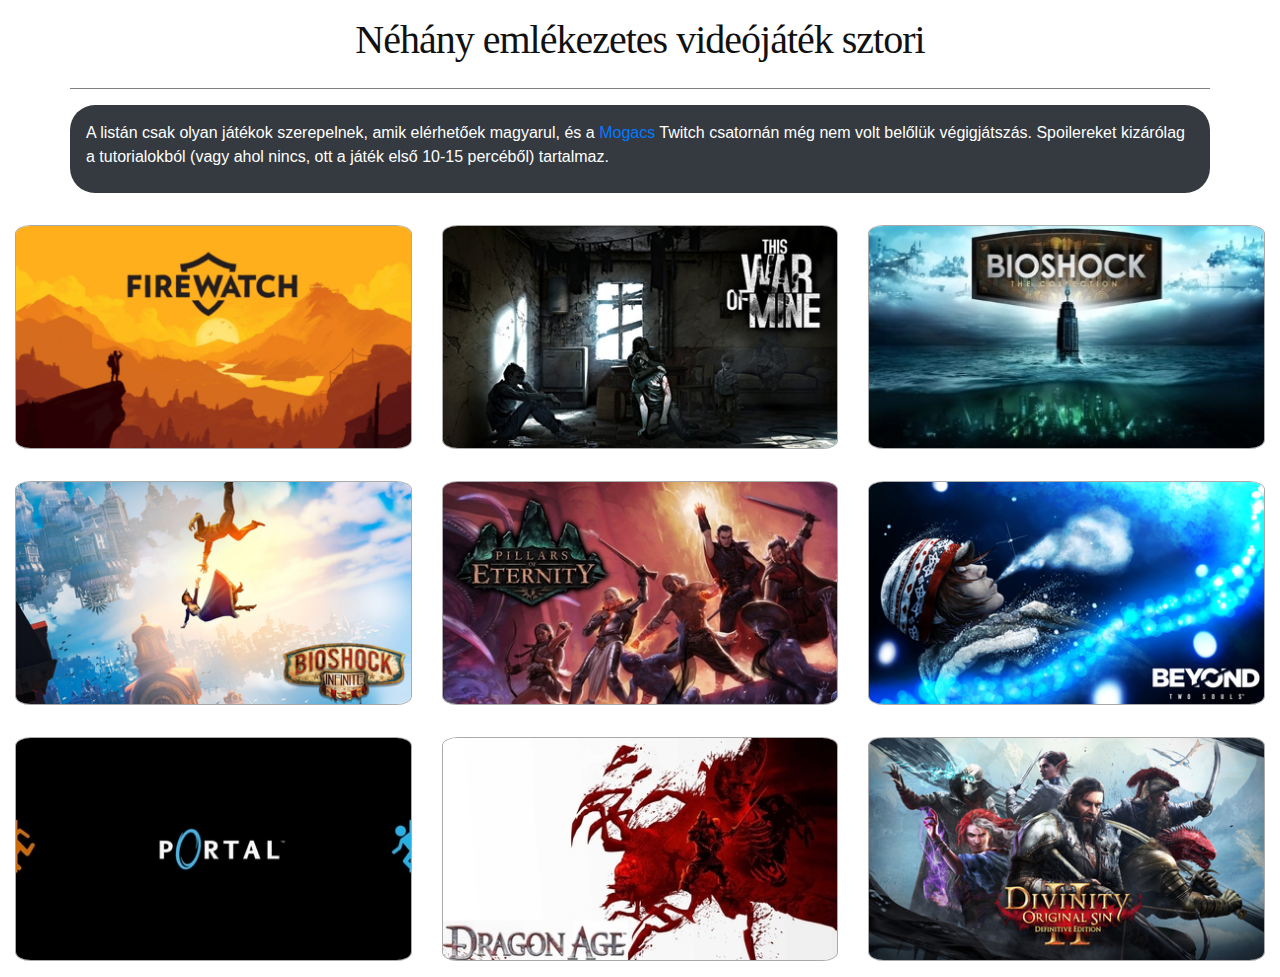
<file: index.html>
<!DOCTYPE html>
<html>

<head>
    <link rel="icon" href="assets/favicon.jpg">
    <meta charset="utf-8">
    <meta name="viewport" content="width=device-width, initial-scale=1">
    <title>Videójáték sztorik</title>
    <link rel="stylesheet" href="css/style.css">
    <link rel="stylesheet" href="https://stackpath.bootstrapcdn.com/bootstrap/4.3.1/css/bootstrap.min.css"
        integrity="sha384-ggOyR0iXCbMQv3Xipma34MD+dH/1fQ784/j6cY/iJTQUOhcWr7x9JvoRxT2MZw1T" crossorigin="anonymous">
    <script src="https://code.jquery.com/jquery-3.3.1.slim.min.js"
        integrity="sha384-q8i/X+965DzO0rT7abK41JStQIAqVgRVzpbzo5smXKp4YfRvH+8abtTE1Pi6jizo"
        crossorigin="anonymous"></script>
    <script src="https://cdnjs.cloudflare.com/ajax/libs/popper.js/1.14.7/umd/popper.min.js"
        integrity="sha384-UO2eT0CpHqdSJQ6hJty5KVphtPhzWj9WO1clHTMGa3JDZwrnQq4sF86dIHNDz0W1"
        crossorigin="anonymous"></script>
    <script src="https://stackpath.bootstrapcdn.com/bootstrap/4.3.1/js/bootstrap.min.js"
        integrity="sha384-JjSmVgyd0p3pXB1rRibZUAYoIIy6OrQ6VrjIEaFf/nJGzIxFDsf4x0xIM+B07jRM"
        crossorigin="anonymous"></script>

</head>

<body>
    <a href=. class="nounderline">
        <div class="container text-center game-description" id="main-title">
            <h1>Néhány emlékezetes videójáték sztori</h1>
        </div>
    </a>

   

    <div class="container pt-3 px-3 pb-2 my-3 bg-dark text-white " id="note">
        <p>A listán csak olyan játékok szerepelnek, amik elérhetőek magyarul, és a <a href="twitch.tv/Mogacs">Mogacs</a>
            Twitch csatornán még nem volt belőlük végigjátszás. Spoilereket kizárólag a tutorialokból (vagy ahol nincs,
            ott a játék első 10-15 percéből) tartalmaz.</p>
    </div>

    <div class="container-fluid">
        <div class="row" background-color="a9a9a9">
            <div class="col-sm-12 col-lg-6 col-xl-4 col-xxl-3 my-3">
                <div class="d-flex justify-content-center">
                    <a href="FireWatch"><img src="assets/FireWatchIcon.jpg" class="img-fluid game-icon"></img></a>
                </div>
            </div>
            <div class="col-sm-12 col-lg-6 col-xl-4 col-xxl-3 my-3">
                <div class="d-flex justify-content-center">
                    <a href="ThisWarOfMine"><img src="assets/ThisWarOfMineIcon.jpg"
                            class="img-fluid game-icon"></img></a>
                </div>
            </div>
            <div class="col-sm-12 col-lg-6 col-xl-4 col-xxl-3 py-3">
                <div class="d-flex justify-content-center">
                    <a href="BioShock"><img src="assets/BioShockIcon.jpg"
                            class="img-fluid game-icon"></a>
                </div>
            </div>
        <div class="col-sm-12 col-lg-6 col-xl-4 col-xxl-3 my-3">
            <div class="d-flex justify-content-center">
                <a href="BioShockInfinite"><img src="assets/BioShockInfiniteIcon.jpg"
                        class="img-fluid game-icon"></a>
            </div>
        </div>

        <div class="col-sm-12 col-lg-6 col-xl-4 col-xxl-3 my-3">
            <div class="d-flex justify-content-center">
                <a href="PilarsOfEternity"><img src="assets/PilarsOfEternityIcon.jpg"
                        class="img-fluid game-icon"></img></a>
            </div>
        </div>


        <div class="col-sm-12 col-lg-6 col-xl-4 col-xxl-3 my-3">
            <div class="d-flex justify-content-center">
                <a href="BeyondTwoSouls"><img src="assets/BeyondTwoSoulsIcon.jpg"
                        class="img-fluid game-icon"></img></a>
            </div>
        </div>
        <div class="col-sm-12 col-lg-6 col-xl-4 col-xxl-3 my-3">
            <div class="d-flex justify-content-center">
                <a href="Portal"><img src="assets/PortalIcon.jpg" class="img-fluid game-icon"></img></a>
            </div>
        </div>
        <div class="col-sm-12 col-lg-6 col-xl-4 col-xxl-3 my-3">
            <div class="d-flex justify-content-center">
                <a href="DragonAge"><img src="assets/DragonAgeIcon.jpg" class="img-fluid game-icon"></img></a>
            </div>
        </div>
        <div class="col-sm-12 col-lg-6 col-xl-4 col-xxl-3 my-3">
            <div class="d-flex justify-content-center">
                <a href="DivinityOriginalSin2"><img src="assets/DivinityOriginalSin2Icon.jpg"
                        class="img-fluid game-icon"></img></a>
            </div>
        </div>
    </div></div>
</body>

</html>
</file>
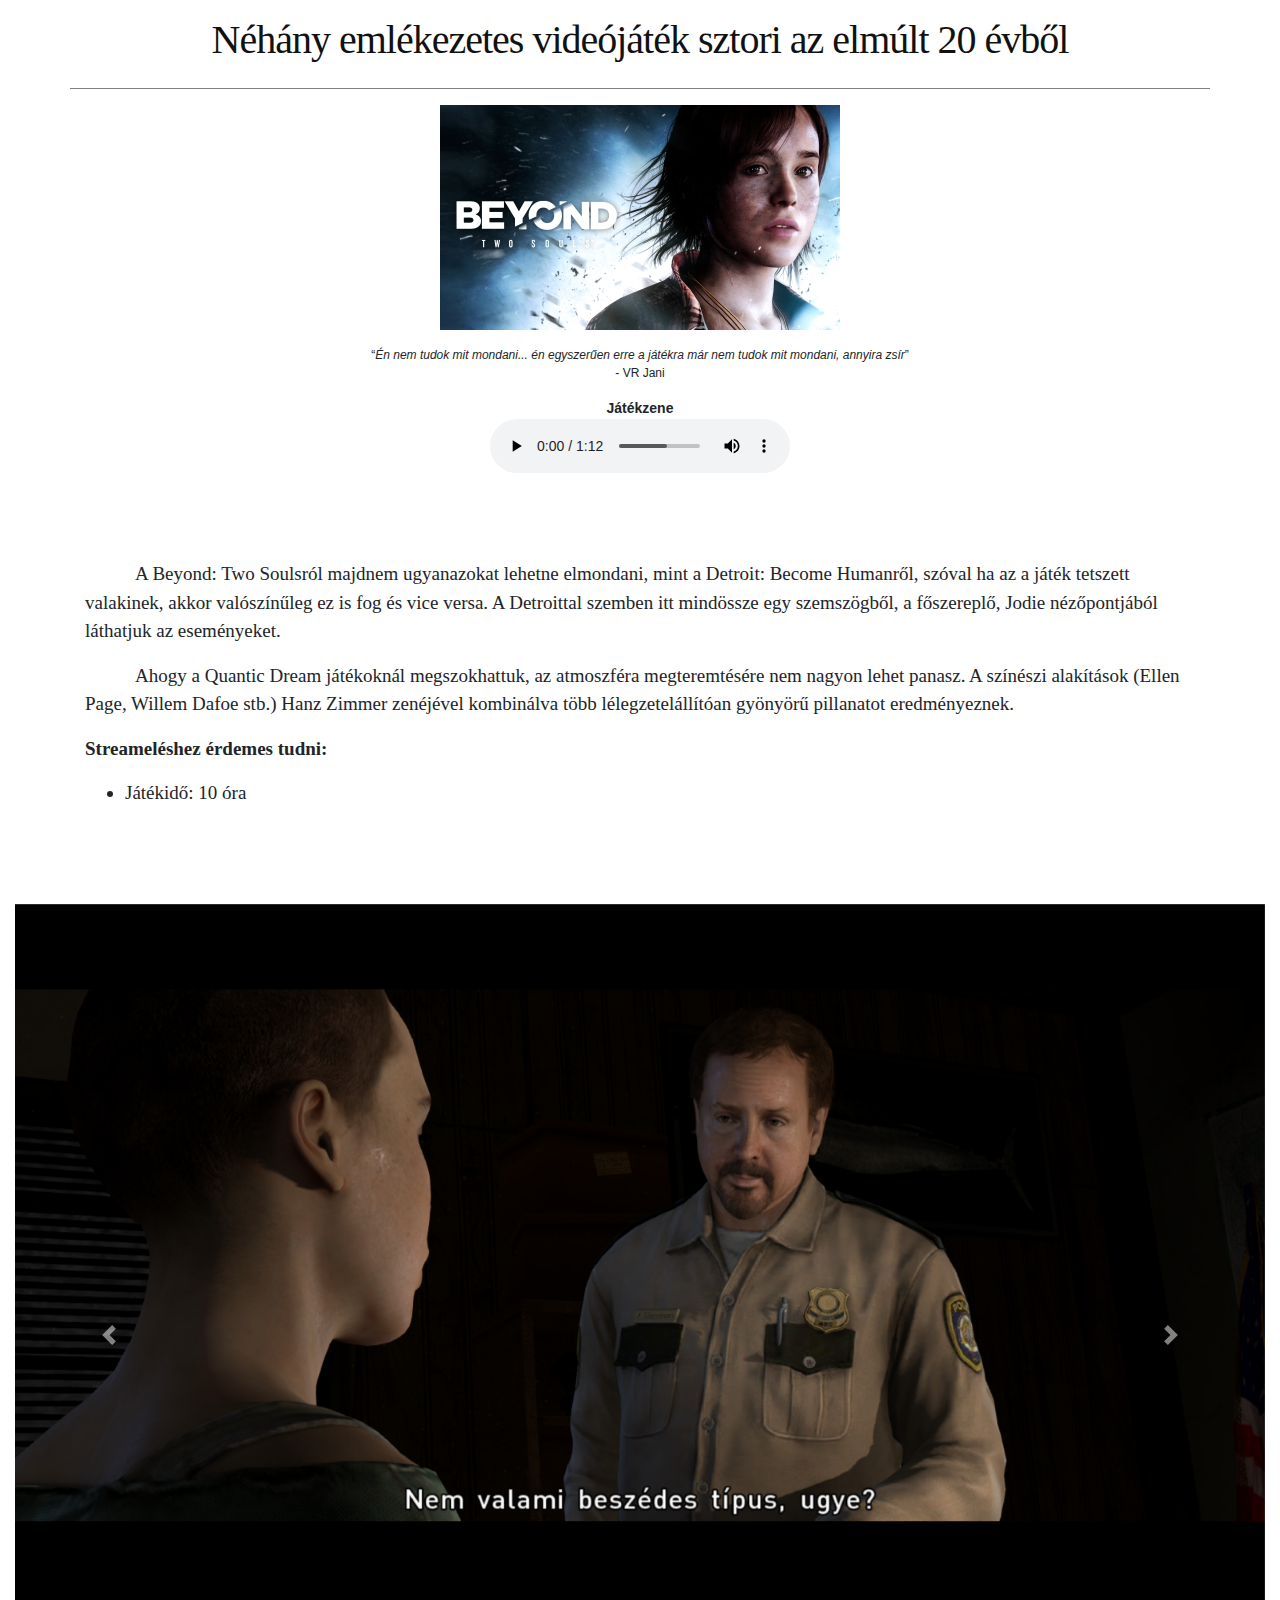
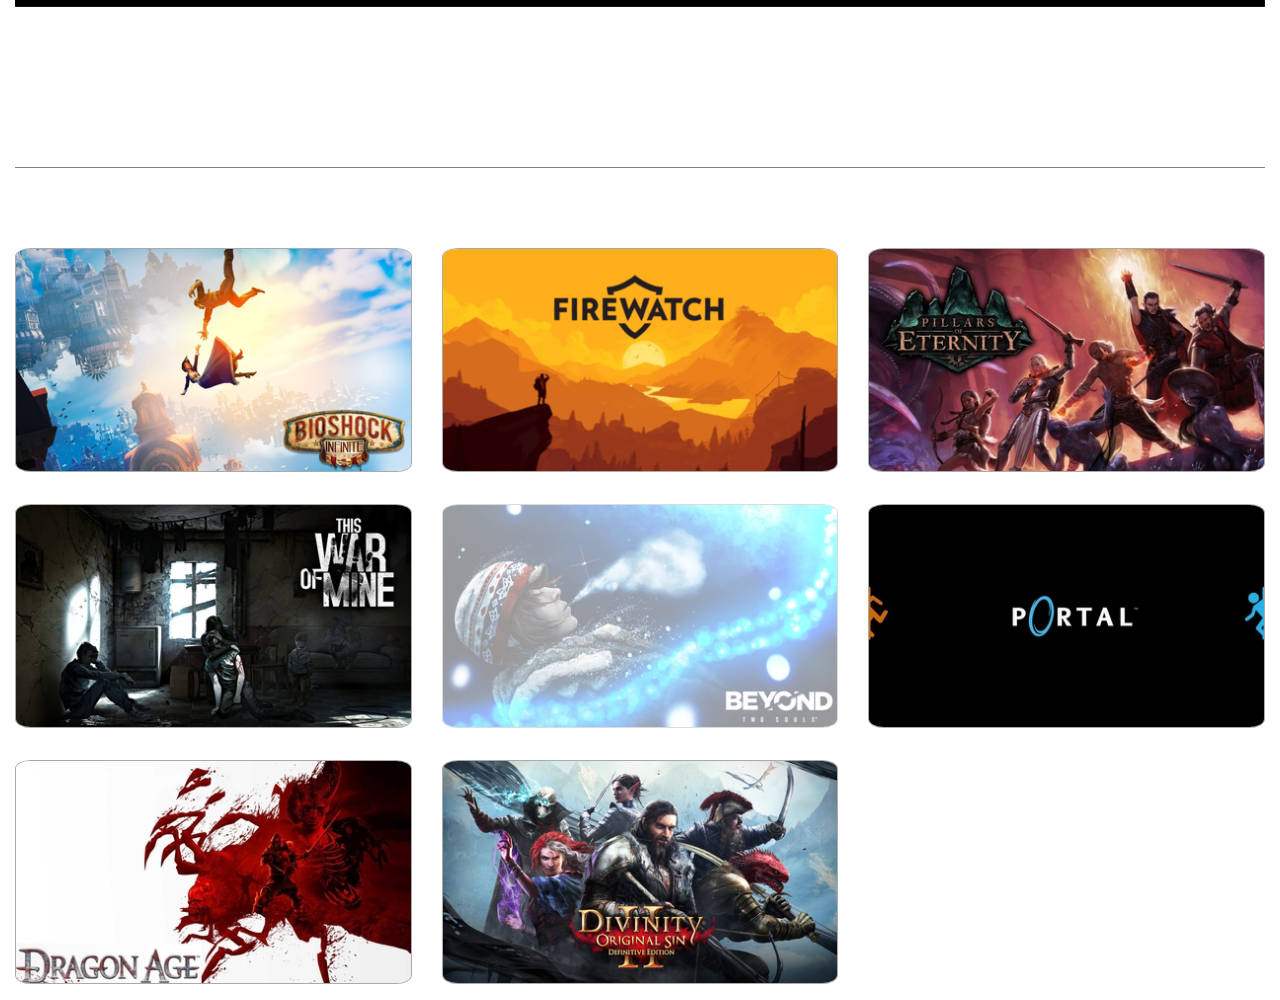
<file: BeyondTwoSouls/index.html>
<!DOCTYPE html>
<html>

<head>
    <link rel="icon" href="../assets/favicon.jpg">
    <meta charset="utf-8">
    <meta name="viewport" content="width=device-width, initial-scale=1">
    <title>Beyond: Two Souls</title>
    <link rel="stylesheet" href="../css/style.css">
    <link rel="stylesheet" href="https://stackpath.bootstrapcdn.com/bootstrap/4.3.1/css/bootstrap.min.css"
        integrity="sha384-ggOyR0iXCbMQv3Xipma34MD+dH/1fQ784/j6cY/iJTQUOhcWr7x9JvoRxT2MZw1T" crossorigin="anonymous">
    <script src="https://code.jquery.com/jquery-3.3.1.slim.min.js"
        integrity="sha384-q8i/X+965DzO0rT7abK41JStQIAqVgRVzpbzo5smXKp4YfRvH+8abtTE1Pi6jizo"
        crossorigin="anonymous"></script>
    <script src="https://cdnjs.cloudflare.com/ajax/libs/popper.js/1.14.7/umd/popper.min.js"
        integrity="sha384-UO2eT0CpHqdSJQ6hJty5KVphtPhzWj9WO1clHTMGa3JDZwrnQq4sF86dIHNDz0W1"
        crossorigin="anonymous"></script>
    <script src="https://stackpath.bootstrapcdn.com/bootstrap/4.3.1/js/bootstrap.min.js"
        integrity="sha384-JjSmVgyd0p3pXB1rRibZUAYoIIy6OrQ6VrjIEaFf/nJGzIxFDsf4x0xIM+B07jRM"
        crossorigin="anonymous"></script>

</head>

<body>
    <a href=.. class="nounderline">
        <div class="container text-center game-description" id="main-title">
            <h1>Néhány emlékezetes videójáték sztori az elmúlt 20 évből</h1>
        </div>
    </a>

    <div class="container-fluid game-cont">
        <div class="container">
            <img class="img-fluid my-3" src="logo.jpg"></img>
            <p id="game-quote"><q><i>Én nem tudok mit mondani... én egyszerűen erre a játékra már nem tudok mit mondani, annyira zsír</i></q><br> - VR Jani</p>
        </div>
        <div class="game-music">
            <span>Játékzene</span>
        </div>
        <audio controls style="margin-bottom: 80px;">
            <source src="Beyond Two Souls - Lost Cause.mp3" type="audio/mpeg">
            Your browser does not support the audio element.
        </audio>
        <div class="container game-description text-left" id="description-body">

            <p class="game-description-p">
                A Beyond: Two Soulsról majdnem ugyanazokat lehetne elmondani, mint a Detroit: Become Humanről, szóval ha az a játék tetszett valakinek, akkor valószínűleg ez is fog és vice versa.
                A Detroittal szemben itt mindössze egy szemszögből, a főszereplő, Jodie nézőpontjából láthatjuk az eseményeket.
            </p>
            <p class="game-description-p">
                Ahogy a Quantic Dream játékoknál megszokhattuk, az atmoszféra megteremtésére nem nagyon lehet panasz.
                A színészi alakítások (Ellen Page, Willem Dafoe stb.) Hanz Zimmer zenéjével kombinálva több lélegzetelállítóan gyönyörű pillanatot eredményeznek.

            </p>
            <p class="font-weight-bold">Streameléshez érdemes tudni:</p>
            <ul>
                <li>Játékidő: 10 óra</li>
            </ul>
        </div>
        <div id="carouselExampleIndicators" class="carousel slide" data-ride="carousel">

            <div class="carousel-inner">
                <div class="carousel-item active">
                    <img src="image1.png" class="d-block w-100" alt="...">
                </div>
                <div class="carousel-item">
                    <img src="image2.png" class="d-block w-100" alt="...">
                </div>
                <div class="carousel-item">
                    <img src="image3.png" class="d-block w-100" alt="...">
                </div>
                <div class="carousel-item">
                    <img src="image4.png" class="d-block w-100" alt="...">
                </div>
                <div class="carousel-item">
                    <img src="image5.png" class="d-block w-100" alt="...">
                </div>
            </div>
            <a class="carousel-control-prev" href="#carouselExampleIndicators" role="button" data-slide="prev">
                <span class="carousel-control-prev-icon" aria-hidden="true"></span>
                <span class="sr-only">Previous</span>
            </a>
            <a class="carousel-control-next" href="#carouselExampleIndicators" role="button" data-slide="next">
                <span class="carousel-control-next-icon" aria-hidden="true"></span>
                <span class="sr-only">Next</span>
            </a>

        </div>

    </div>

    <div class="container">

    </div>

    <div class="container-fluid">
        <div class="row" background-color="a9a9a9">

        <div class="col-sm-12 col-lg-6 col-xl-4 col-xxl-3 my-3">
            <div class="d-flex justify-content-center">
                <a href="../BioShockInfinite"><img src="../assets/BioShockInfiniteIcon.jpg"
                        class="img-fluid game-icon"></a>
            </div>
        </div>
        <div class="col-sm-12 col-lg-6 col-xl-4 col-xxl-3 my-3">
            <div class="d-flex justify-content-center">
                <a href="../FireWatch"><img src="../assets/FireWatchIcon.jpg" class="img-fluid game-icon"></img></a>
            </div>
        </div>
        <div class="col-sm-12 col-lg-6 col-xl-4 col-xxl-3 my-3">
            <div class="d-flex justify-content-center">
                <a href="../PilarsOfEternity"><img src="../assets/PilarsOfEternityIcon.jpg"
                        class="img-fluid game-icon"></img></a>
            </div>
        </div>

        <div class="col-sm-12 col-lg-6 col-xl-4 col-xxl-3 my-3">
            <div class="d-flex justify-content-center">
                <a href="../ThisWarOfMine"><img src="../assets/ThisWarOfMineIcon.jpg"
                        class="img-fluid game-icon"></img></a>
            </div>
        </div>
        <div class="col-sm-12 col-lg-6 col-xl-4 col-xxl-3 my-3">
            <div class="d-flex justify-content-center">
                <img id="visited-game" src="../assets/BeyondTwoSoulsIcon.jpg"
                        class="img-fluid game-icon"></img>
            </div>
        </div>
        <div class="col-sm-12 col-lg-6 col-xl-4 col-xxl-3 my-3">
            <div class="d-flex justify-content-center">
                <a href="../Portal"><img src="../assets/PortalIcon.jpg" class="img-fluid game-icon"></img></a>
            </div>
        </div>
        <div class="col-sm-12 col-lg-6 col-xl-4 col-xxl-3 my-3">
            <div class="d-flex justify-content-center">
                <a href="../DragonAge"><img src="../assets/DragonAgeIcon.jpg" class="img-fluid game-icon"></img></a>
            </div>
        </div>
        <div class="col-sm-12 col-lg-6 col-xl-4 col-xxl-3 my-3">
            <div class="d-flex justify-content-center">
                <a href="../DivinityOriginalSin2"><img src="../assets/DivinityOriginalSin2Icon.jpg"
                        class="img-fluid game-icon"></img></a>
            </div>
        </div>
    </div></div>
</body>

</html>
</file>
<file: css/style.css>
a.nounderline {
    text-decoration: none;
    color: inherit;
}

a.nounderline:hover {
    text-decoration: none;
    color: inherit;
}

#note {
    border-radius: 25px;
}

.game-icon {
    border-radius: 4%;
    border: 1px solid #aaa  !important;
}

#visited-game {
    opacity: 0.4;
    filter: alpha(opacity=40); /* msie */
}

.game-cont {
    text-align: center;
    margin-bottom: 4rem;
}

.game-music {
    font-weight: bold;
    font-size: 14px;
    font-family: 'Helvetica Neue', sans-serif !important;
}

.vertical-center {
    margin: 0;
    position: absolute;
    top: 50%;
    -ms-transform: translateY(-50%);
    transform: translateY(-50%);
  }


.game-description {
    font-family: Georgia, serif !important;
    font-size: 19px;
}

.game-description-p{
    text-indent: 50px;
}

#description-body{
    margin-bottom: 6rem;
    
}

.jumbotron-game {
    padding: 1rem 1rem;
    margin-bottom: 2rem;
    background-color: white;
    border-bottom: 1px solid grey;
    border-radius: .3rem
}

#main-title{
    color: #111; 
    font-family: 'Helvetica Neue', sans-serif; font-size: 275px; font-weight: bold; letter-spacing: -1px; line-height: 1;
    padding-bottom: 1rem;
    padding-top: 1rem;
    border-bottom: 1px solid grey;
    text-align: center;
}

#game-quote{
    font-size: 12px;
}

.carousel{
    margin-right: auto;
    margin-left: auto;
    max-width: 1600px;
    border-bottom: 1px solid grey;
    padding: 0rem;
    padding-bottom: 10rem;
  }
</file>
